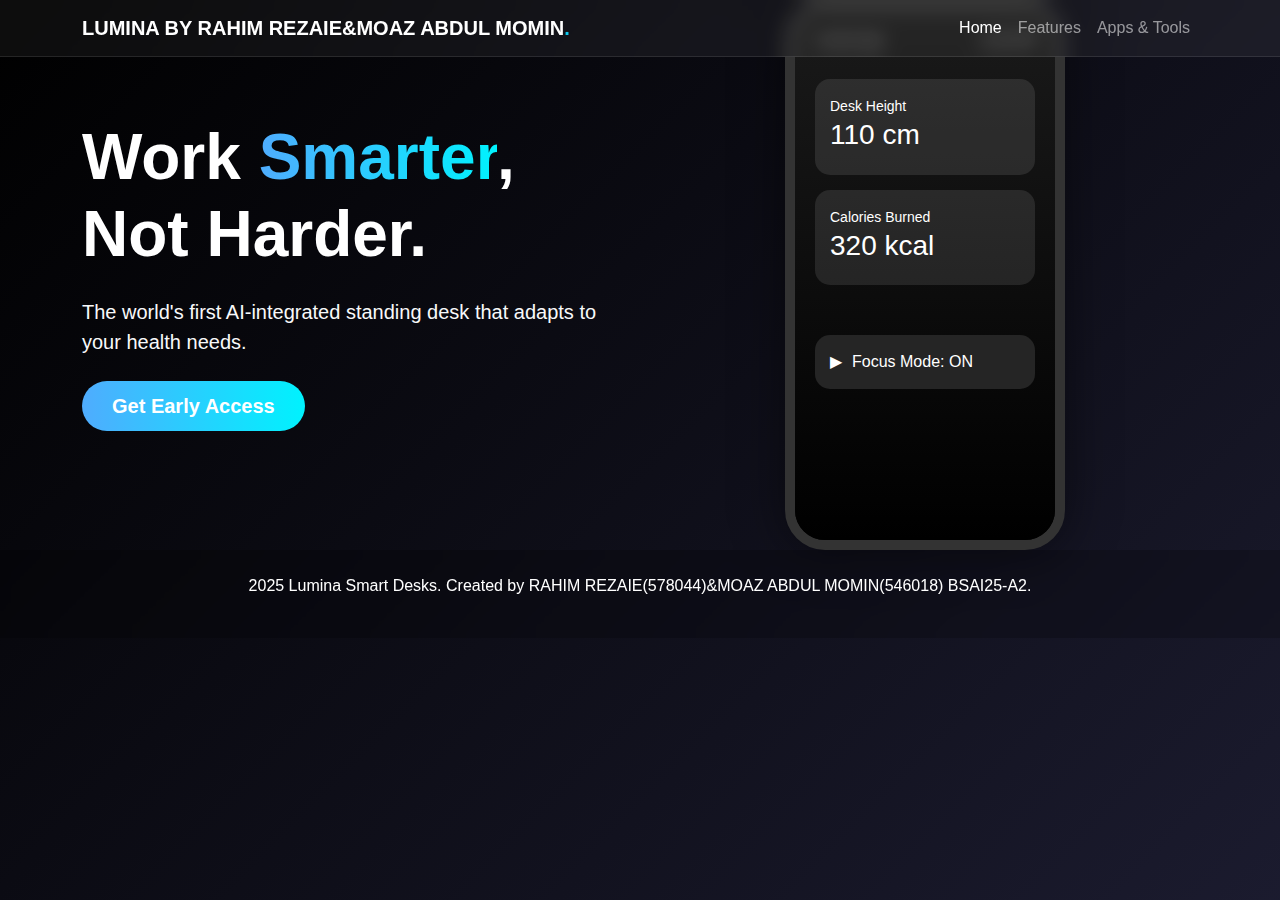
<file: index.html>
<!DOCTYPE html>
<html lang="en">
<head>
    <meta charset="UTF-8">
    <meta name="viewport" content="width=device-width, initial-scale=1.0">
    <title>Lumina Desk | The Future Workspace</title>
    <!-- BONUS: Using Bootstrap 5 Framework -->
    <link href="https://cdn.jsdelivr.net/npm/bootstrap@5.3.0/dist/css/bootstrap.min.css" rel="stylesheet">
    <!-- Custom CSS -->
    <link rel="stylesheet" href="style.css">
</head>
<body class="animated-bg">

    <!-- Navigation -->
    <nav class="navbar navbar-expand-lg navbar-dark fixed-top glass-nav">
        <div class="container">
            <a class="navbar-brand fw-bold" href="index.html">LUMINA BY RAHIM REZAIE&MOAZ ABDUL MOMIN<span class="text-info">.</span></a>
            <button class="navbar-toggler" type="button" data-bs-toggle="collapse" data-bs-target="#navbarNav">
                <span class="navbar-toggler-icon"></span>
            </button>
            <div class="collapse navbar-collapse" id="navbarNav">
                <ul class="navbar-nav ms-auto">
                    <li class="nav-item"><a class="nav-link active" href="index.html">Home</a></li>
                    <li class="nav-item"><a class="nav-link" href="features.html">Features</a></li>
                    <li class="nav-item"><a class="nav-link" href="interactive.html">Apps & Tools</a></li>
                </ul>
            </div>
        </div>
    </nav>

    <!-- Hero Section -->
    <header class="hero-section d-flex align-items-center">
        <div class="container">
            <div class="row align-items-center">
                <div class="col-lg-6 hero-text hidden-element">
                    <h1 class="display-3 fw-bold text-white">Work <span class="gradient-text">Smarter</span>,<br> Not Harder.</h1>
                    <p class="lead text-light my-4">The world's first AI-integrated standing desk that adapts to your health needs.</p>
                    <a href="interactive.html" class="btn btn-custom btn-lg glow-effect">Get Early Access</a>
                </div>
                
                <!-- BONUS: Mobile App UI Mockup -->
                <div class="col-lg-6 d-flex justify-content-center hidden-element delay-200">
                    <div class="phone-mockup floating-anim">
                        <div class="phone-screen">
                            <div class="app-header">
                                <span>Lumina App</span>
                                <span>12:45 PM</span>
                            </div>
                            <div class="app-body">
                                <div class="widget">
                                    <small>Desk Height</small>
                                    <h3>110 cm</h3>
                                </div>
                                <div class="widget">
                                    <small>Calories Burned</small>
                                    <h3>320 kcal</h3>
                                </div>
                                <div class="music-player">
                                    <div class="play-btn">▶</div>
                                    <span>Focus Mode: ON</span>
                                </div>
                            </div>
                        </div>
                    </div>
                </div>
            </div>
        </div>
    </header>

    <footer class="text-center text-white py-4 glass-footer">
        <p>2025 Lumina Smart Desks. Created by RAHIM REZAIE(578044)&MOAZ ABDUL MOMIN(546018) BSAI25-A2.</p>
    </footer>

    <!-- Bootstrap JS -->
    <script src="https://cdn.jsdelivr.net/npm/bootstrap@5.3.0/dist/js/bootstrap.bundle.min.js"></script>
    <!-- Custom JS -->
    <script src="script.js"></script>
</body>

</html>
</file>
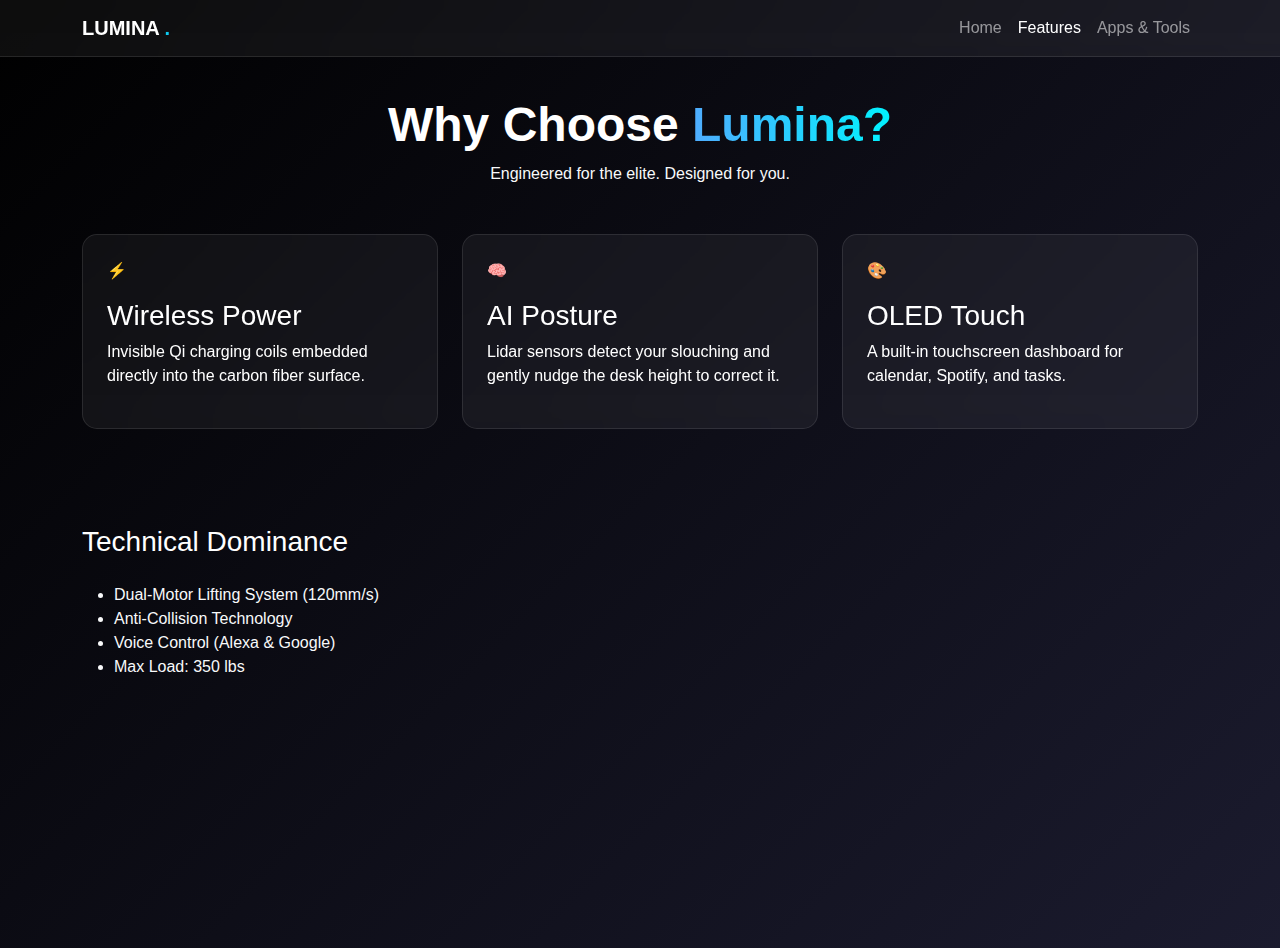
<file: features.html>
<!DOCTYPE html>
<html lang="en">
<head>
    <meta charset="UTF-8">
    <meta name="viewport" content="width=device-width, initial-scale=1.0">
    <title>Lumina Desk | Features</title>
    <link href="https://cdn.jsdelivr.net/npm/bootstrap@5.3.0/dist/css/bootstrap.min.css" rel="stylesheet">
    <link rel="stylesheet" href="style.css">
</head>
<body class="animated-bg">

    <nav class="navbar navbar-expand-lg navbar-dark fixed-top glass-nav">
        <div class="container">
            <a class="navbar-brand fw-bold" href="index.html">LUMINA <span class="text-info">.</span></a>
            <button class="navbar-toggler" type="button" data-bs-toggle="collapse" data-bs-target="#navbarNav">
                <span class="navbar-toggler-icon"></span>
            </button>
            <div class="collapse navbar-collapse" id="navbarNav">
                <ul class="navbar-nav ms-auto">
                    <li class="nav-item"><a class="nav-link" href="index.html">Home</a></li>
                    <li class="nav-item"><a class="nav-link active" href="features.html">Features</a></li>
                    <li class="nav-item"><a class="nav-link" href="interactive.html">Apps & Tools</a></li>
                </ul>
            </div>
        </div>
    </nav>

    <section class="container py-5 mt-5">
        <div class="text-center mb-5 hidden-element">
            <h2 class="text-white fw-bold display-5">Why Choose <span class="gradient-text">Lumina?</span></h2>
            <p class="text-light">Engineered for the elite. Designed for you.</p>
        </div>

        <div class="row g-4">
            <!-- Feature 1 -->
            <div class="col-md-4 hidden-element delay-100">
                <div class="glass-card p-4 h-100">
                    <div class="icon mb-3">⚡</div>
                    <h3 class="text-white">Wireless Power</h3>
                    <p class="text-secondary-light">Invisible Qi charging coils embedded directly into the carbon fiber surface.</p>
                </div>
            </div>

            <!-- Feature 2 -->
            <div class="col-md-4 hidden-element delay-200">
                <div class="glass-card p-4 h-100">
                    <div class="icon mb-3">🧠</div>
                    <h3 class="text-white">AI Posture</h3>
                    <p class="text-secondary-light">Lidar sensors detect your slouching and gently nudge the desk height to correct it.</p>
                </div>
            </div>

            <!-- Feature 3 -->
            <div class="col-md-4 hidden-element delay-300">
                <div class="glass-card p-4 h-100">
                    <div class="icon mb-3">🎨</div>
                    <h3 class="text-white">OLED Touch</h3>
                    <p class="text-secondary-light">A built-in touchscreen dashboard for calendar, Spotify, and tasks.</p>
                </div>
            </div>
        </div>

        <!-- Tech Specs Section -->
        <div class="row mt-5 pt-5 align-items-center hidden-element">
            <div class="col-lg-6">
                <h3 class="text-white mb-4">Technical Dominance</h3>
                <ul class="custom-list text-light">
                    <li>Dual-Motor Lifting System (120mm/s)</li>
                    <li>Anti-Collision Technology</li>
                    <li>Voice Control (Alexa & Google)</li>
                    <li>Max Load: 350 lbs</li>
                </ul>
            </div>
            <div class="col-lg-6 text-center">
                <div class="floating-circle"></div>
            </div>
        </div>
    </section>

    <script src="https://cdn.jsdelivr.net/npm/bootstrap@5.3.0/dist/js/bootstrap.bundle.min.js"></script>
    <script src="script.js"></script>
</body>
</html>
</file>
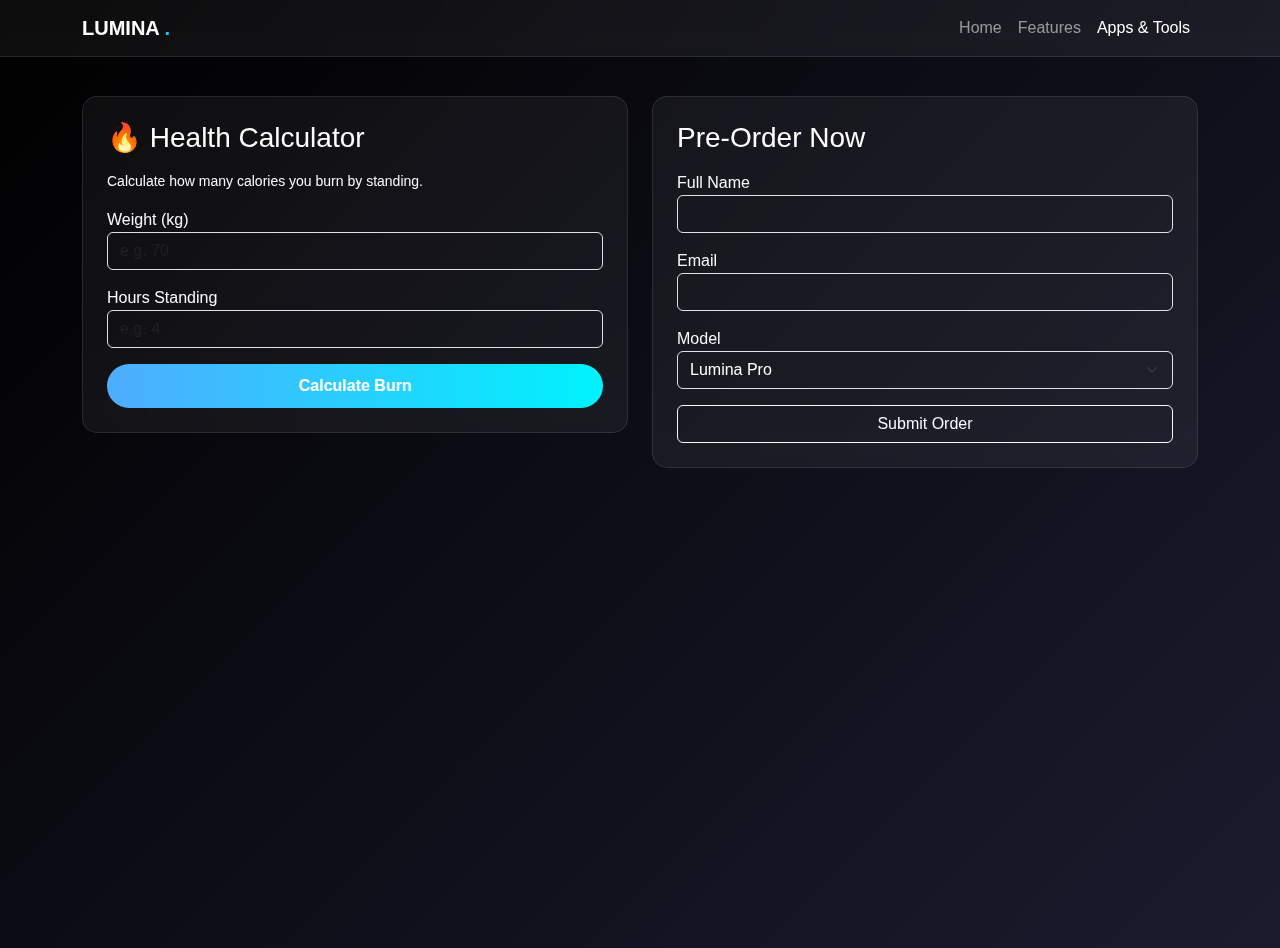
<file: interactive.html>
<!DOCTYPE html>
<html lang="en">
<head>
    <meta charset="UTF-8">
    <meta name="viewport" content="width=device-width, initial-scale=1.0">
    <title>Lumina Desk | Interactive</title>
    <link href="https://cdn.jsdelivr.net/npm/bootstrap@5.3.0/dist/css/bootstrap.min.css" rel="stylesheet">
    <link rel="stylesheet" href="style.css">
</head>
<body class="animated-bg">

    <nav class="navbar navbar-expand-lg navbar-dark fixed-top glass-nav">
        <div class="container">
            <a class="navbar-brand fw-bold" href="index.html">LUMINA <span class="text-info">.</span></a>
            <div class="collapse navbar-collapse" id="navbarNav">
                <ul class="navbar-nav ms-auto">
                    <li class="nav-item"><a class="nav-link" href="index.html">Home</a></li>
                    <li class="nav-item"><a class="nav-link" href="features.html">Features</a></li>
                    <li class="nav-item"><a class="nav-link active" href="interactive.html">Apps & Tools</a></li>
                </ul>
            </div>
        </div>
    </nav>

    <div class="container py-5 mt-5">
        <div class="row">
            
            <!-- BONUS: JavaScript Calculator -->
            <div class="col-lg-6 mb-4 hidden-element">
                <div class="glass-card p-4">
                    <h3 class="text-white mb-3">🔥 Health Calculator</h3>
                    <p class="text-light small">Calculate how many calories you burn by standing.</p>
                    
                    <div class="mb-3">
                        <label class="text-light">Weight (kg)</label>
                        <input type="number" id="weight" class="form-control bg-transparent text-white" placeholder="e.g. 70">
                    </div>
                    <div class="mb-3">
                        <label class="text-light">Hours Standing</label>
                        <input type="number" id="hours" class="form-control bg-transparent text-white" placeholder="e.g. 4">
                    </div>
                    <button class="btn btn-custom w-100" onclick="calculateCalories()">Calculate Burn</button>
                    
                    <div id="result-box" class="mt-3 text-center text-info fw-bold" style="display: none;">
                        You burned <span id="cal-result" class="display-6">0</span> calories!
                    </div>
                </div>
            </div>

            <!-- BONUS: Contact Form with Validation -->
            <div class="col-lg-6 hidden-element delay-200">
                <div class="glass-card p-4">
                    <h3 class="text-white mb-3">Pre-Order Now</h3>
                    <form id="contactForm" onsubmit="validateForm(event)">
                        <div class="mb-3">
                            <label class="text-light">Full Name</label>
                            <input type="text" id="name" class="form-control bg-transparent text-white" required>
                        </div>
                        <div class="mb-3">
                            <label class="text-light">Email</label>
                            <input type="email" id="email" class="form-control bg-transparent text-white" required>
                            <small id="emailError" class="text-danger" style="display:none;">Invalid email address</small>
                        </div>
                        <div class="mb-3">
                            <label class="text-light">Model</label>
                            <select class="form-select bg-transparent text-white">
                                <option class="text-dark" value="Pro">Lumina Pro</option>
                                <option class="text-dark" value="Max">Lumina Max</option>
                            </select>
                        </div>
                        <button type="submit" class="btn btn-outline-light w-100">Submit Order</button>
                    </form>
                </div>
            </div>

        </div>
    </div>

    <script src="https://cdn.jsdelivr.net/npm/bootstrap@5.3.0/dist/js/bootstrap.bundle.min.js"></script>
    <script src="script.js"></script>
</body>
</html>
</file>
<file: style.css>
/* --- 1. Background & Global Settings --- */
body {
    font-family: 'Segoe UI', sans-serif;
    color: #fff;
    overflow-x: hidden;
}

/* Deep Space Animated Gradient */
.animated-bg {
    background: linear-gradient(-45deg, #0f0c29, #302b63, #24243e, #000000);
    background-size: 400% 400%;
    animation: gradientBG 15s ease infinite;
    min-height: 100vh;
}

@keyframes gradientBG {
    0% { background-position: 0% 50%; }
    50% { background-position: 100% 50%; }
    100% { background-position: 0% 50%; }
}

/* --- 2. Typography & Text Effects --- */
.gradient-text {
    background: linear-gradient(to right, #4facfe 0%, #00f2fe 100%);
    -webkit-background-clip: text;
    -webkit-text-fill-color: transparent;
}

/* --- 3. Glassmorphism Components --- */
.glass-nav {
    background: rgba(255, 255, 255, 0.05);
    backdrop-filter: blur(10px);
    border-bottom: 1px solid rgba(255, 255, 255, 0.1);
}

.glass-card {
    background: rgba(255, 255, 255, 0.05);
    backdrop-filter: blur(15px);
    border: 1px solid rgba(255, 255, 255, 0.1);
    border-radius: 15px;
    transition: transform 0.3s ease;
}

.glass-card:hover {
    transform: translateY(-10px);
    border-color: rgba(79, 172, 254, 0.5);
}

.glass-footer {
    background: rgba(0, 0, 0, 0.2);
    backdrop-filter: blur(5px);
}

/* --- 4. Buttons --- */
.btn-custom {
    background: linear-gradient(to right, #4facfe, #00f2fe);
    color: white;
    border: none;
    border-radius: 50px;
    padding: 10px 30px;
    font-weight: bold;
}

.glow-effect:hover {
    box-shadow: 0 0 20px rgba(0, 242, 254, 0.6);
    transform: scale(1.05);
}

/* --- 5. BONUS: Mobile App Mockup CSS --- */
.phone-mockup {
    width: 280px;
    height: 550px;
    background: #000;
    border: 10px solid #333;
    border-radius: 40px;
    position: relative;
    box-shadow: 0 0 50px rgba(0,0,0,0.5);
    overflow: hidden;
}

.phone-screen {
    background: linear-gradient(to bottom, #1a1a1a, #000);
    height: 100%;
    width: 100%;
    padding: 20px;
    color: white;
}

.app-header {
    display: flex;
    justify-content: space-between;
    font-size: 0.8rem;
    margin-bottom: 30px;
    opacity: 0.7;
}

.widget {
    background: rgba(255, 255, 255, 0.1);
    padding: 15px;
    border-radius: 15px;
    margin-bottom: 15px;
}

.music-player {
    background: #252525;
    padding: 15px;
    border-radius: 15px;
    display: flex;
    align-items: center;
    gap: 10px;
    margin-top: 50px;
}

/* Floating Animation for Phone */
.floating-anim {
    animation: float 6s ease-in-out infinite;
}

@keyframes float {
    0% { transform: translateY(0px); }
    50% { transform: translateY(-20px); }
    100% { transform: translateY(0px); }
}

/* --- 6. JS Animation States (Scroll Reveal) --- */
.hidden-element {
    opacity: 0;
    transform: translateY(50px);
    transition: all 1s ease-out;
}

.show-element {
    opacity: 1;
    transform: translateY(0);
}

.delay-100 { transition-delay: 0.1s; }
.delay-200 { transition-delay: 0.2s; }
.delay-300 { transition-delay: 0.3s; }
</file>
